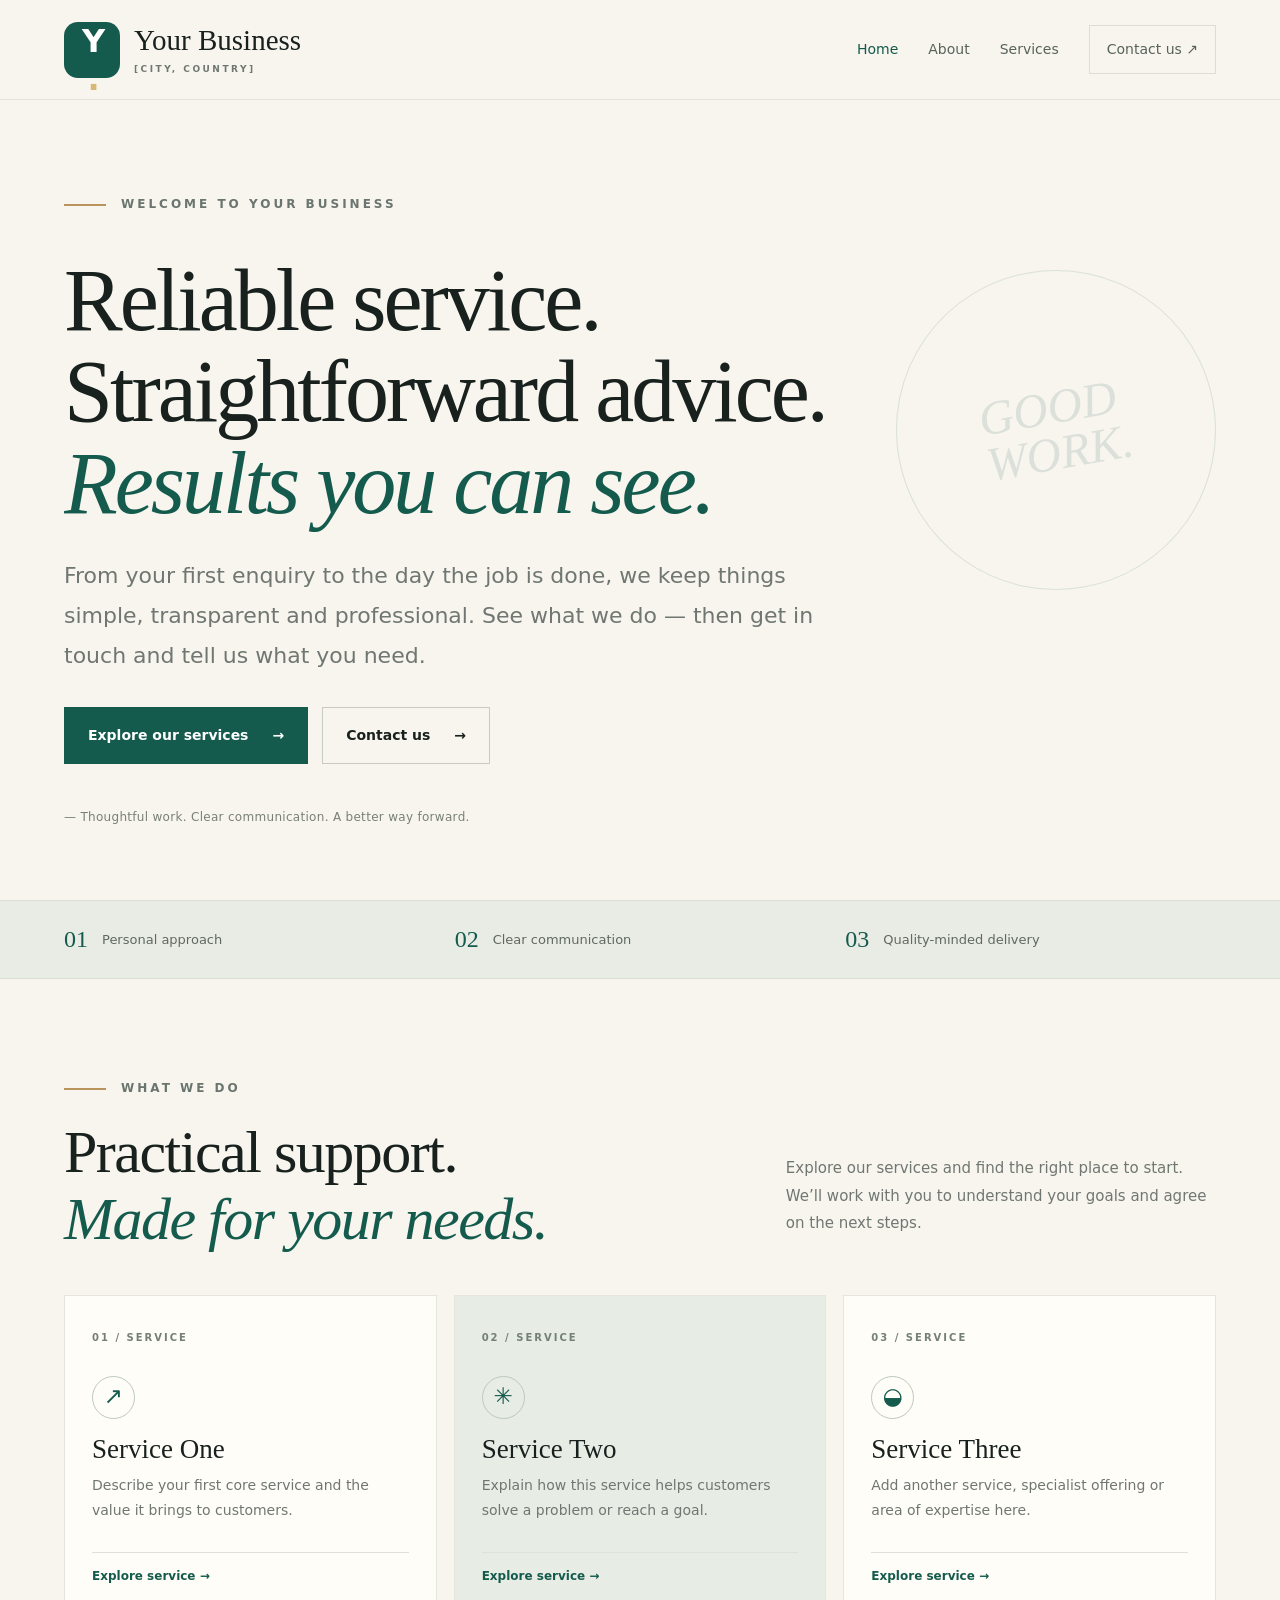
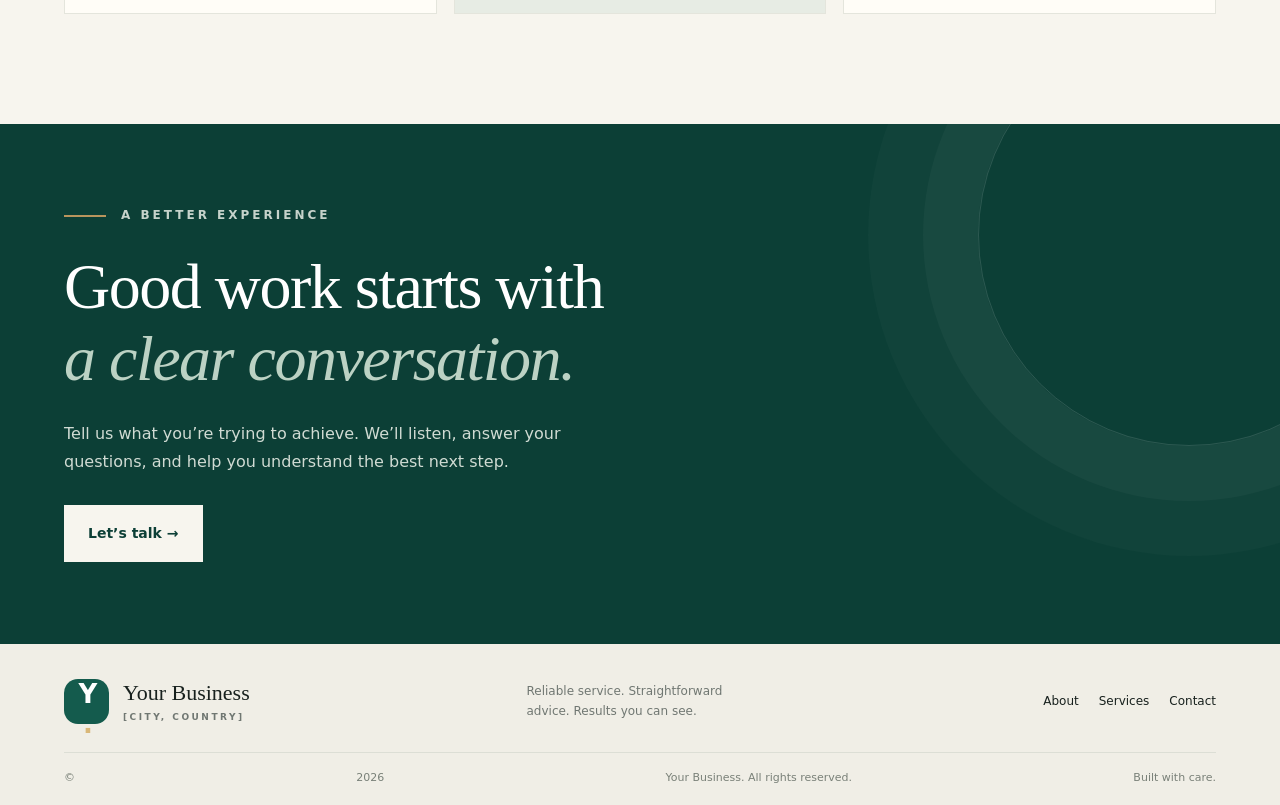
<file: index.html>
<!doctype html><html lang="en"><head><meta charset="utf-8"><meta name="viewport" content="width=device-width,initial-scale=1"><meta name="description" content="Reliable service, straightforward advice and thoughtful solutions."><title>Your Business | Home</title><link rel="icon" href="favicon.svg"><link rel="stylesheet" href="styles.css"></head><body>
<header><a class="brand" href="index.html"><span class="logo">Y<span>.</span></span><span>Your Business<small>[CITY, COUNTRY]</small></span></a><button class="menu" aria-label="Toggle menu" aria-expanded="false">☰</button><nav><a class="active" href="index.html">Home</a><a href="about.html">About</a><a href="services.html">Services</a><a class="navcta" href="contact.html">Contact us ↗</a></nav></header>
<main><section class="hero wrap"><div class="eyebrow"><i></i> WELCOME TO YOUR BUSINESS</div><h1>Reliable service.<br>Straightforward advice.<br><em>Results you can see.</em></h1><p class="lead">From your first enquiry to the day the job is done, we keep things simple, transparent and professional. See what we do — then get in touch and tell us what you need.</p><div class="actions"><a class="btn primary" href="services.html">Explore our services <b>→</b></a><a class="btn outline" href="contact.html">Contact us <b>→</b></a></div><p class="micro">— Thoughtful work. Clear communication. A better way forward.</p><div class="ornament" aria-hidden="true">GOOD<br>WORK.</div></section>
<div class="trust"><div><b>01</b> Personal approach</div><div><b>02</b> Clear communication</div><div><b>03</b> Quality-minded delivery</div></div>
<section class="wrap services"><div class="eyebrow"><i></i> WHAT WE DO</div><div class="heading"><h2>Practical support.<br><em>Made for your needs.</em></h2><p>Explore our services and find the right place to start. We’ll work with you to understand your goals and agree on the next steps.</p></div><div class="cards"><article><small>01 / SERVICE</small><span class="symbol">↗</span><h3>Service One</h3><p>Describe your first core service and the value it brings to customers.</p><a href="services.html">Explore service →</a></article><article class="featured"><small>02 / SERVICE</small><span class="symbol">✳</span><h3>Service Two</h3><p>Explain how this service helps customers solve a problem or reach a goal.</p><a href="services.html">Explore service →</a></article><article><small>03 / SERVICE</small><span class="symbol">◒</span><h3>Service Three</h3><p>Add another service, specialist offering or area of expertise here.</p><a href="services.html">Explore service →</a></article></div></section>
<section class="banner"><div class="wrap"><div class="eyebrow light"><i></i> A BETTER EXPERIENCE</div><h2>Good work starts with<br><em>a clear conversation.</em></h2><p>Tell us what you’re trying to achieve. We’ll listen, answer your questions, and help you understand the best next step.</p><a class="btn pale" href="contact.html">Let’s talk →</a></div></section></main>
<footer><div class="foot wrap"><a class="brand" href="index.html"><span class="logo">Y<span>.</span></span><span>Your Business<small>[CITY, COUNTRY]</small></span></a><p>Reliable service. Straightforward advice. Results you can see.</p><div><a href="about.html">About</a><a href="services.html">Services</a><a href="contact.html">Contact</a></div></div><div class="bottom wrap">© <span id="year"></span> Your Business. All rights reserved. <span>Built with care.</span></div></footer><script src="script.js"></script></body></html>
</file>
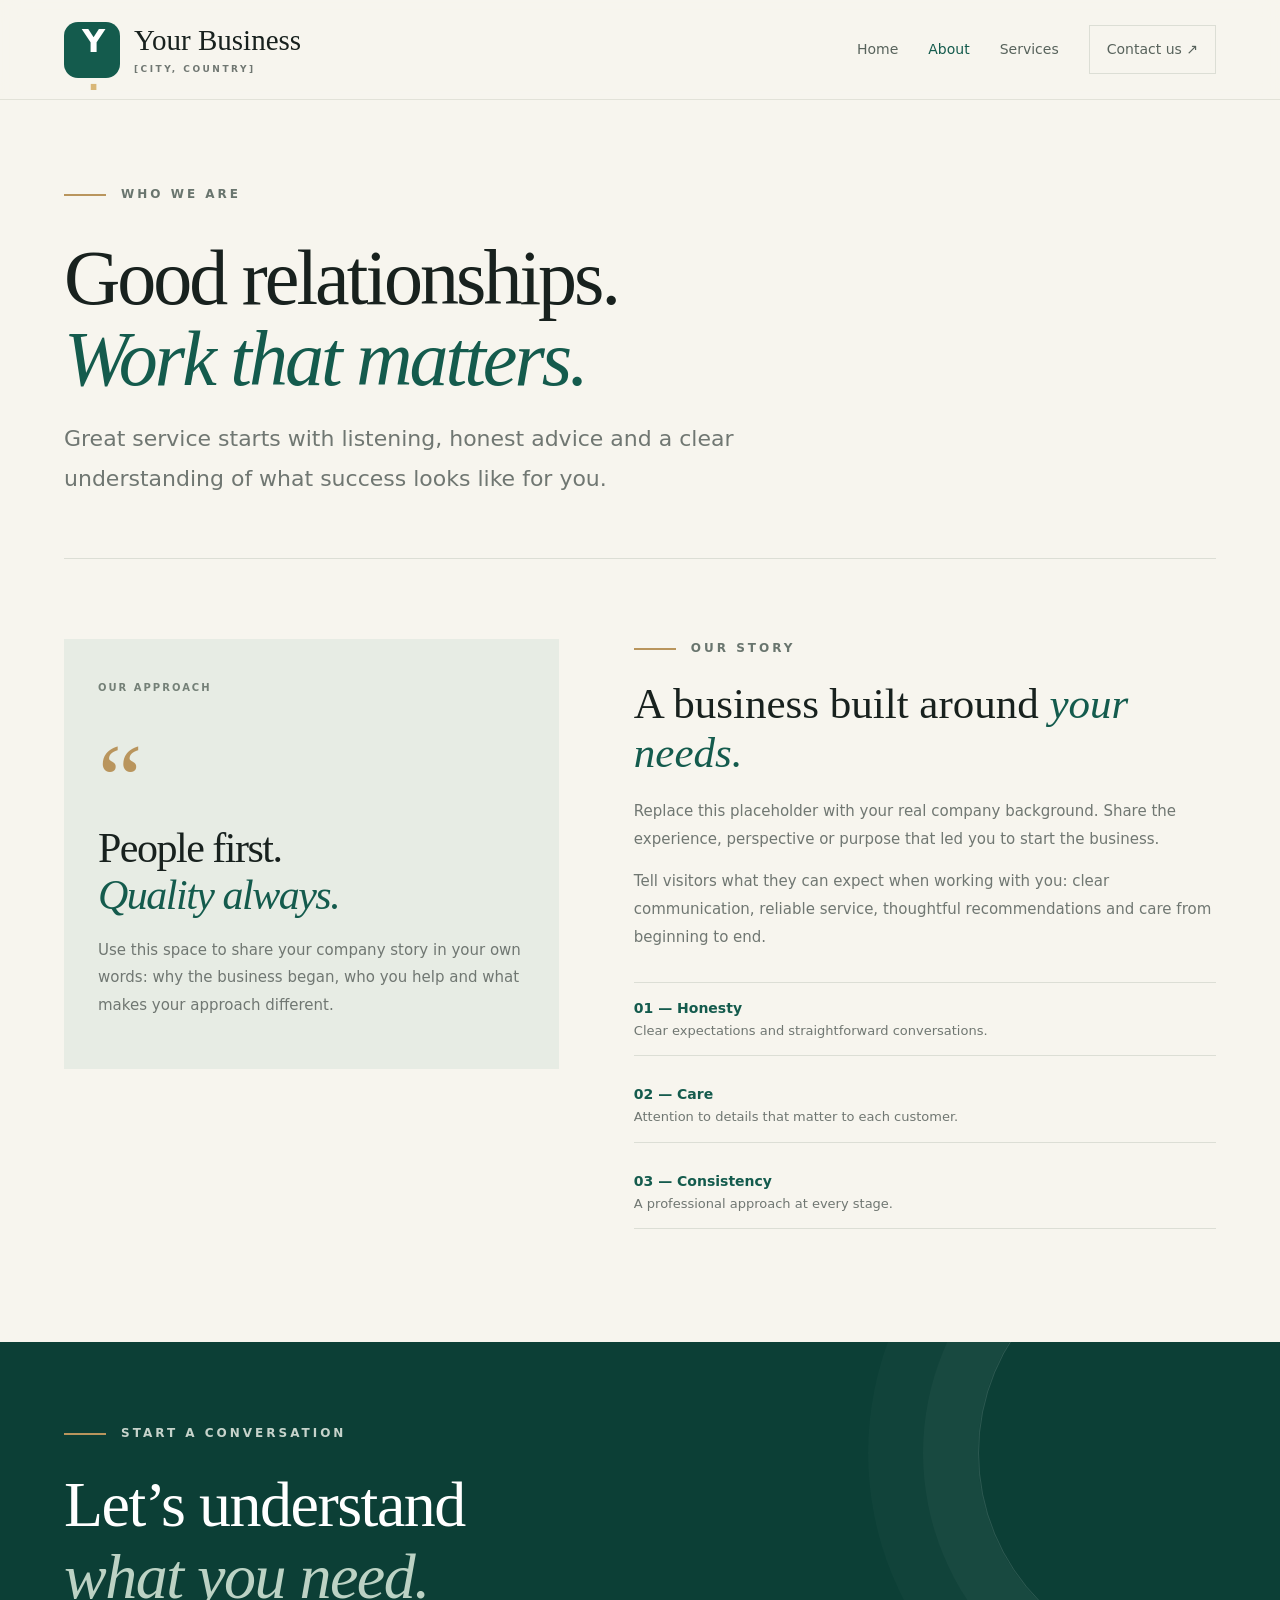
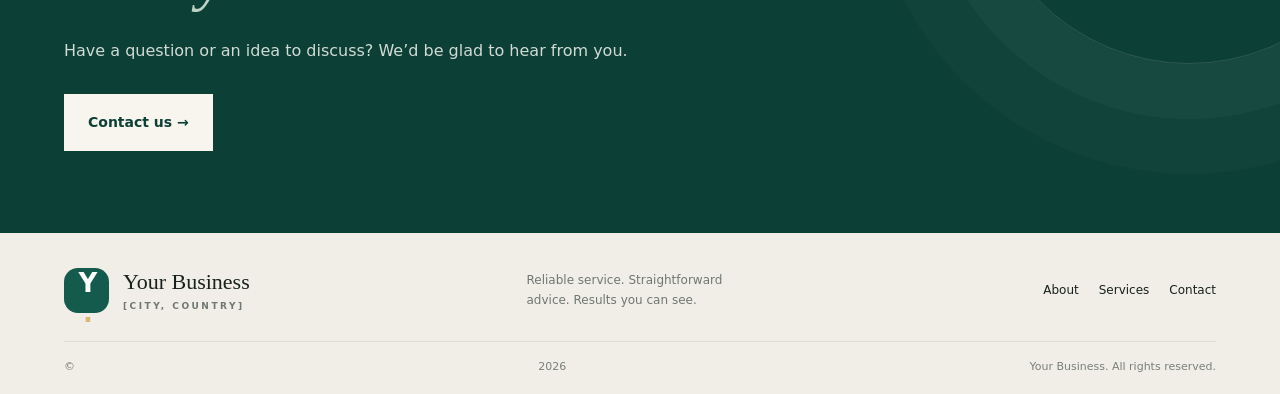
<file: about.html>
<!doctype html><html lang="en"><head><meta charset="utf-8"><meta name="viewport" content="width=device-width,initial-scale=1"><meta name="description" content="Learn about our approach and values."><title>About | Your Business</title><link rel="icon" href="favicon.svg"><link rel="stylesheet" href="styles.css"></head><body><header><a class="brand" href="index.html"><span class="logo">Y<span>.</span></span><span>Your Business<small>[CITY, COUNTRY]</small></span></a><button class="menu" aria-label="Toggle menu" aria-expanded="false">☰</button><nav><a href="index.html">Home</a><a class="active" href="about.html">About</a><a href="services.html">Services</a><a class="navcta" href="contact.html">Contact us ↗</a></nav></header><main><section class="pagehero wrap"><div class="eyebrow"><i></i> WHO WE ARE</div><h1>Good relationships.<br><em>Work that matters.</em></h1><p class="lead">Great service starts with listening, honest advice and a clear understanding of what success looks like for you.</p></section><section class="about wrap"><div class="panel"><small>OUR APPROACH</small><div class="quote">“</div><h2>People first.<br><em>Quality always.</em></h2><p>Use this space to share your company story in your own words: why the business began, who you help and what makes your approach different.</p></div><div><div class="eyebrow"><i></i> OUR STORY</div><h2>A business built around <em>your needs.</em></h2><p>Replace this placeholder with your real company background. Share the experience, perspective or purpose that led you to start the business.</p><p>Tell visitors what they can expect when working with you: clear communication, reliable service, thoughtful recommendations and care from beginning to end.</p><div class="values"><p><b>01 — Honesty</b><br>Clear expectations and straightforward conversations.</p><p><b>02 — Care</b><br>Attention to details that matter to each customer.</p><p><b>03 — Consistency</b><br>A professional approach at every stage.</p></div></div></section><section class="banner"><div class="wrap"><div class="eyebrow light"><i></i> START A CONVERSATION</div><h2>Let’s understand<br><em>what you need.</em></h2><p>Have a question or an idea to discuss? We’d be glad to hear from you.</p><a class="btn pale" href="contact.html">Contact us →</a></div></section></main><footer><div class="foot wrap"><a class="brand" href="index.html"><span class="logo">Y<span>.</span></span><span>Your Business<small>[CITY, COUNTRY]</small></span></a><p>Reliable service. Straightforward advice. Results you can see.</p><div><a href="about.html">About</a><a href="services.html">Services</a><a href="contact.html">Contact</a></div></div><div class="bottom wrap">© <span id="year"></span> Your Business. All rights reserved.</div></footer><script src="script.js"></script></body></html>
</file>
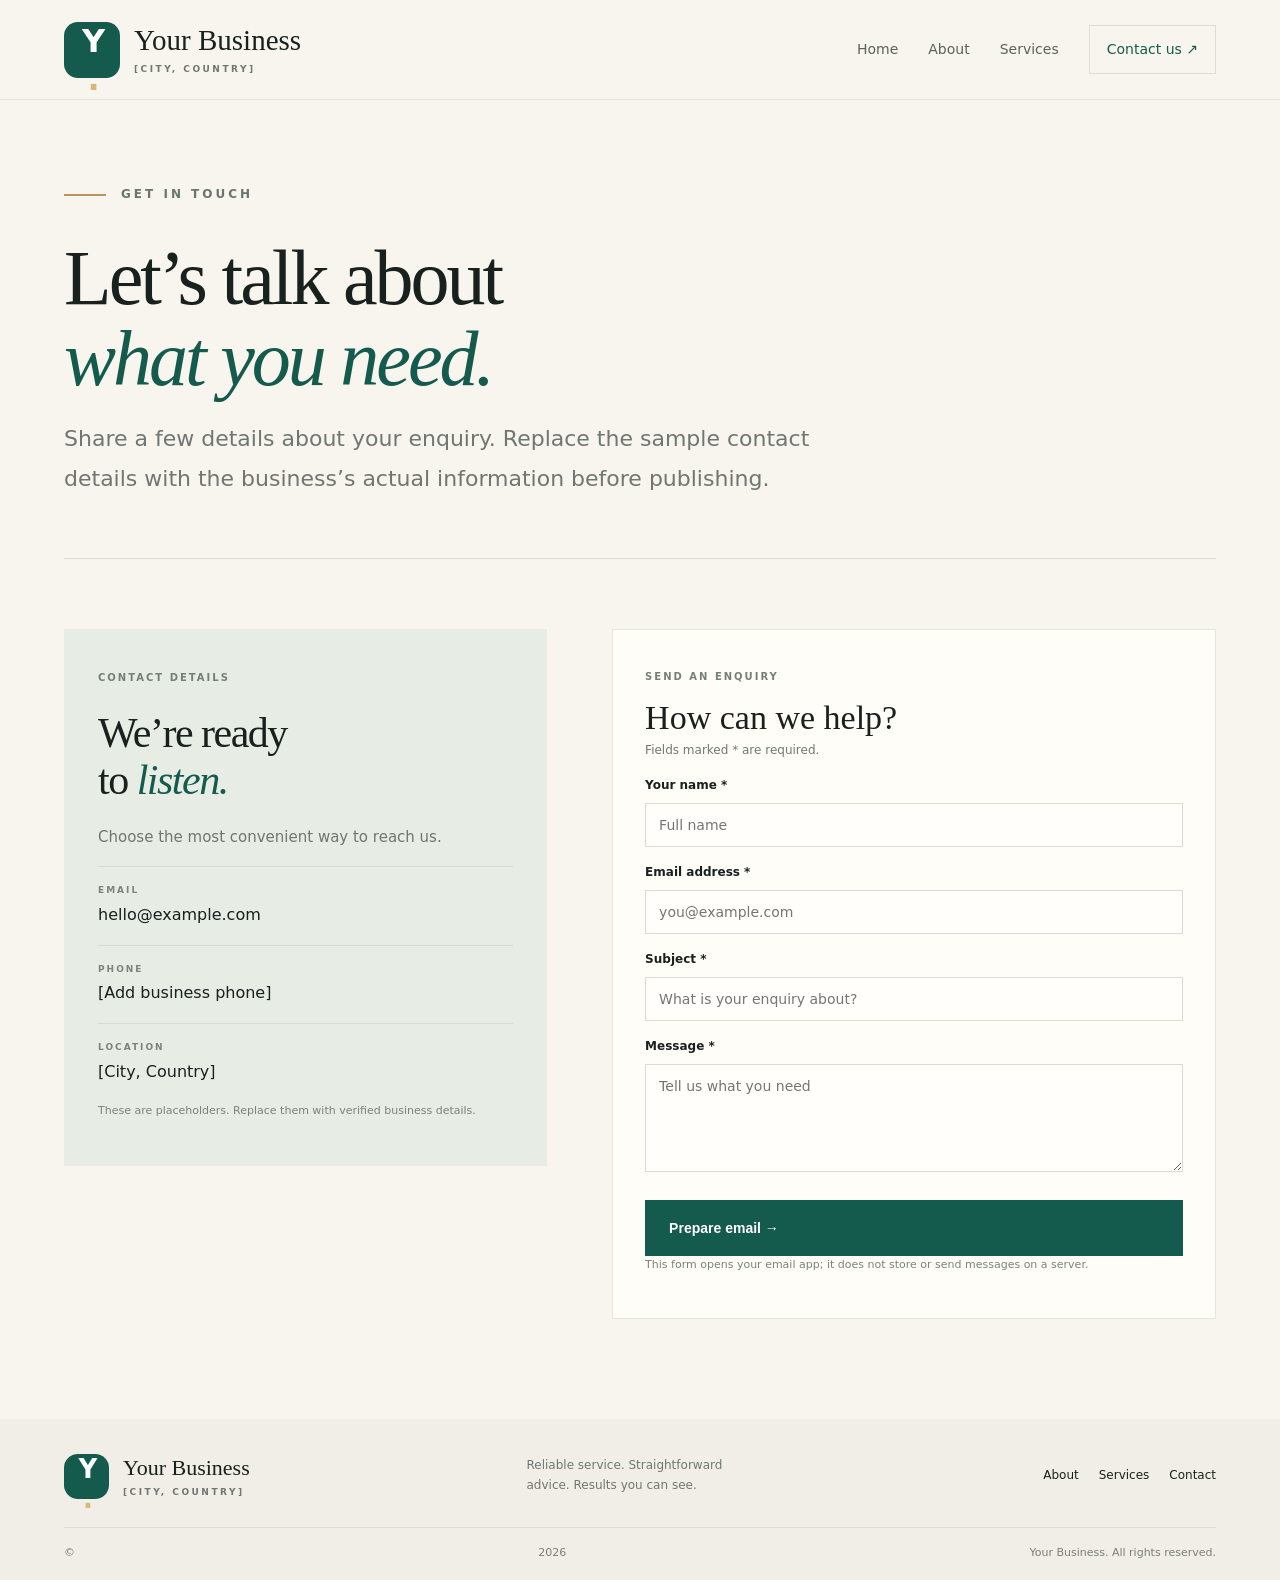
<file: contact.html>
<!doctype html><html lang="en"><head><meta charset="utf-8"><meta name="viewport" content="width=device-width,initial-scale=1"><meta name="description" content="Contact Your Business."><title>Contact | Your Business</title><link rel="icon" href="favicon.svg"><link rel="stylesheet" href="styles.css"></head><body><header><a class="brand" href="index.html"><span class="logo">Y<span>.</span></span><span>Your Business<small>[CITY, COUNTRY]</small></span></a><button class="menu" aria-label="Toggle menu" aria-expanded="false">☰</button><nav><a href="index.html">Home</a><a href="about.html">About</a><a href="services.html">Services</a><a class="navcta active" href="contact.html">Contact us ↗</a></nav></header><main><section class="pagehero wrap"><div class="eyebrow"><i></i> GET IN TOUCH</div><h1>Let’s talk about<br><em>what you need.</em></h1><p class="lead">Share a few details about your enquiry. Replace the sample contact details with the business’s actual information before publishing.</p></section><section class="contact wrap"><aside class="panel"><small>CONTACT DETAILS</small><h2>We’re ready<br>to <em>listen.</em></h2><p>Choose the most convenient way to reach us.</p><div class="contactrow"><small>EMAIL</small><a href="mailto:hello@example.com">hello@example.com</a></div><div class="contactrow"><small>PHONE</small><span>[Add business phone]</span></div><div class="contactrow"><small>LOCATION</small><span>[City, Country]</span></div><p class="note">These are placeholders. Replace them with verified business details.</p></aside><form id="contactForm"><small>SEND AN ENQUIRY</small><h2>How can we help?</h2><p>Fields marked * are required.</p><label for="name">Your name *</label><input id="name" name="name" required autocomplete="name" placeholder="Full name"><label for="email">Email address *</label><input id="email" name="email" type="email" required autocomplete="email" placeholder="you@example.com"><label for="subject">Subject *</label><input id="subject" name="subject" required placeholder="What is your enquiry about?"><label for="message">Message *</label><textarea id="message" name="message" rows="5" required placeholder="Tell us what you need"></textarea><button class="btn primary" type="submit">Prepare email →</button><p id="status" class="note" role="status">This form opens your email app; it does not store or send messages on a server.</p></form></section></main><footer><div class="foot wrap"><a class="brand" href="index.html"><span class="logo">Y<span>.</span></span><span>Your Business<small>[CITY, COUNTRY]</small></span></a><p>Reliable service. Straightforward advice. Results you can see.</p><div><a href="about.html">About</a><a href="services.html">Services</a><a href="contact.html">Contact</a></div></div><div class="bottom wrap">© <span id="year"></span> Your Business. All rights reserved.</div></footer><script src="script.js"></script></body></html>
</file>
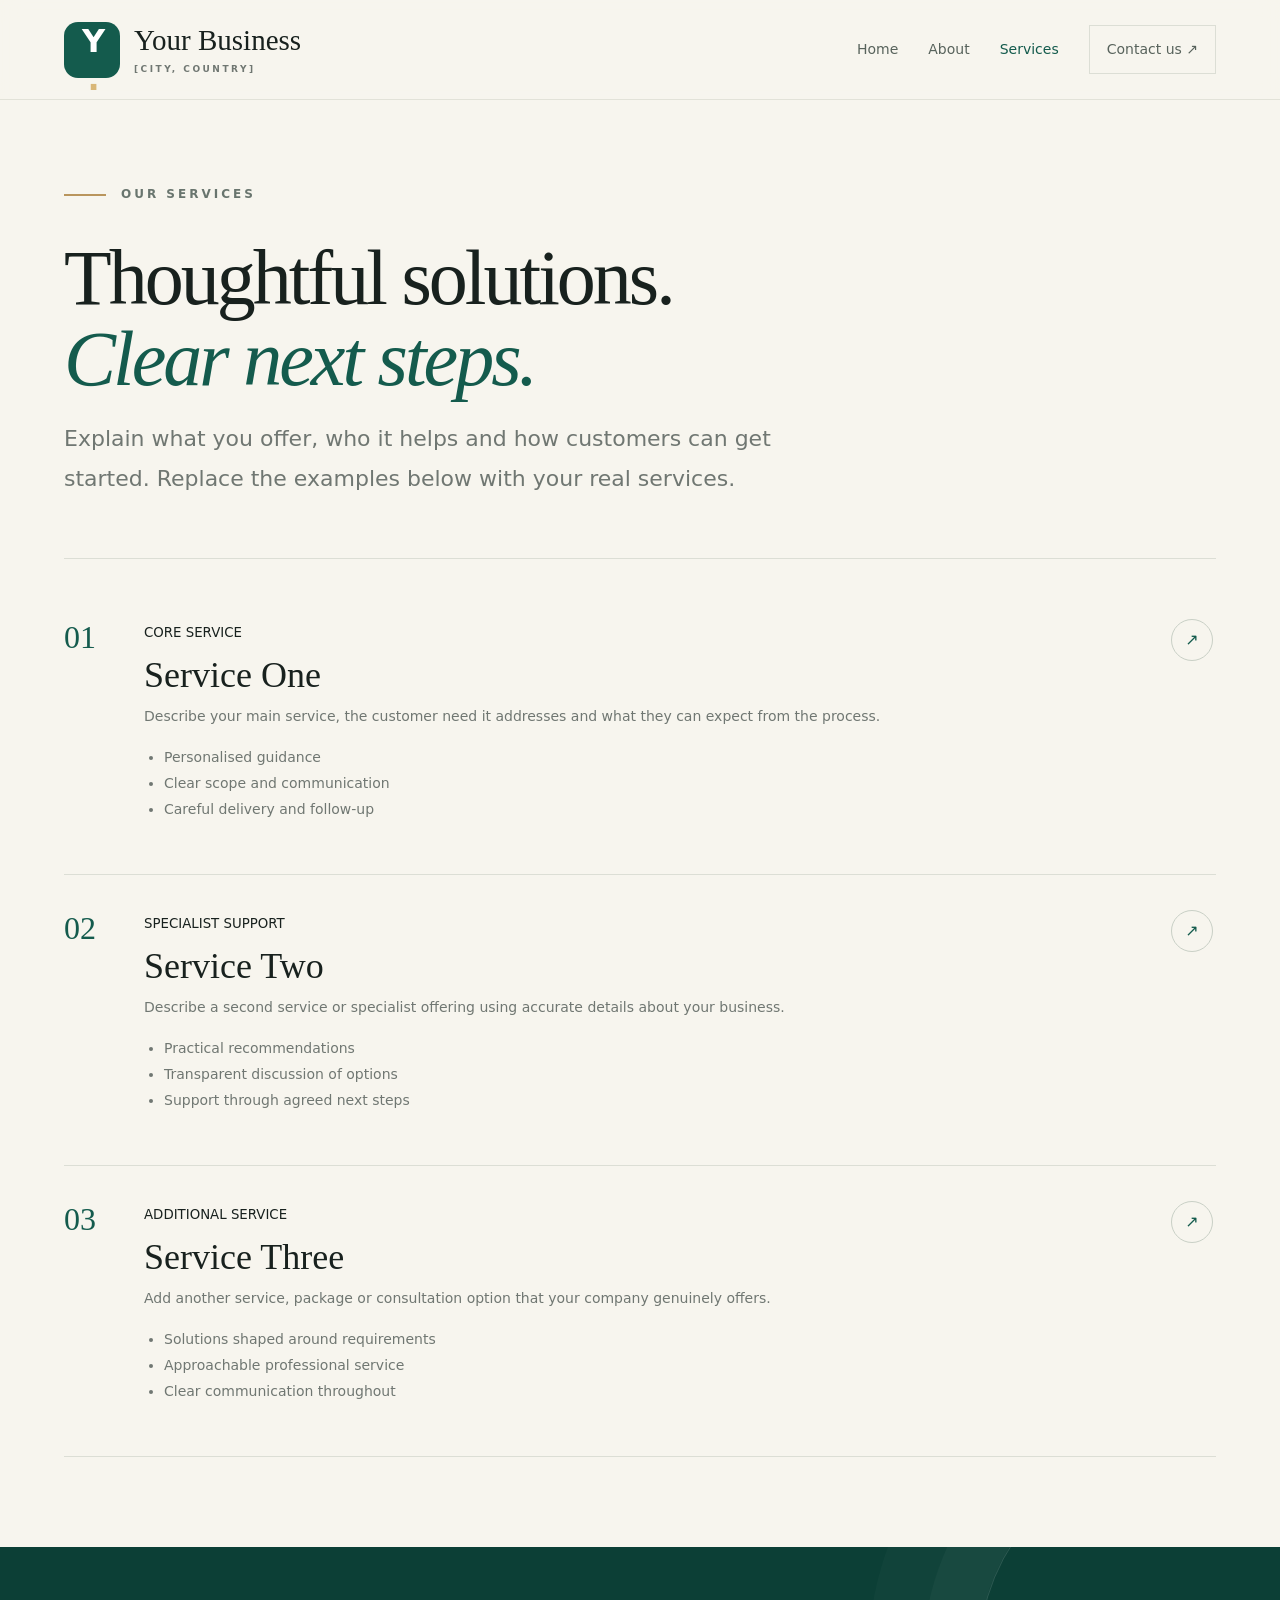
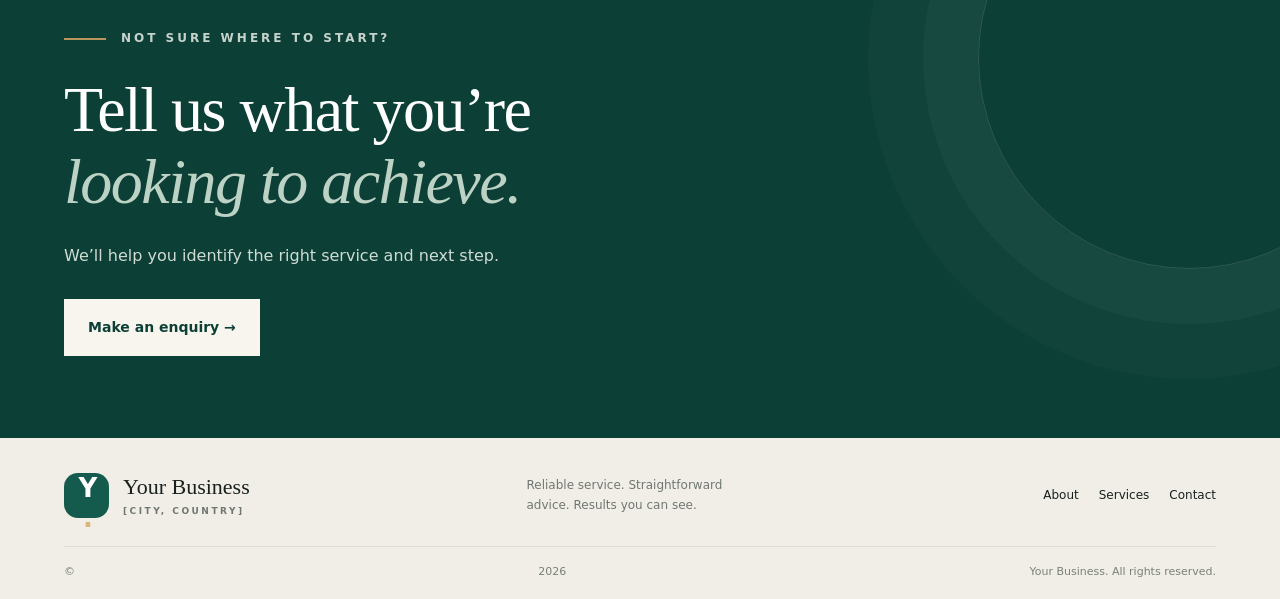
<file: services.html>
<!doctype html><html lang="en"><head><meta charset="utf-8"><meta name="viewport" content="width=device-width,initial-scale=1"><meta name="description" content="Explore our services."><title>Services | Your Business</title><link rel="icon" href="favicon.svg"><link rel="stylesheet" href="styles.css"></head><body><header><a class="brand" href="index.html"><span class="logo">Y<span>.</span></span><span>Your Business<small>[CITY, COUNTRY]</small></span></a><button class="menu" aria-label="Toggle menu" aria-expanded="false">☰</button><nav><a href="index.html">Home</a><a href="about.html">About</a><a class="active" href="services.html">Services</a><a class="navcta" href="contact.html">Contact us ↗</a></nav></header><main><section class="pagehero wrap"><div class="eyebrow"><i></i> OUR SERVICES</div><h1>Thoughtful solutions.<br><em>Clear next steps.</em></h1><p class="lead">Explain what you offer, who it helps and how customers can get started. Replace the examples below with your real services.</p></section><section class="service-list wrap"><article><span>01</span><div><small>CORE SERVICE</small><h2>Service One</h2><p>Describe your main service, the customer need it addresses and what they can expect from the process.</p><ul><li>Personalised guidance</li><li>Clear scope and communication</li><li>Careful delivery and follow-up</li></ul></div><a href="contact.html">↗</a></article><article><span>02</span><div><small>SPECIALIST SUPPORT</small><h2>Service Two</h2><p>Describe a second service or specialist offering using accurate details about your business.</p><ul><li>Practical recommendations</li><li>Transparent discussion of options</li><li>Support through agreed next steps</li></ul></div><a href="contact.html">↗</a></article><article><span>03</span><div><small>ADDITIONAL SERVICE</small><h2>Service Three</h2><p>Add another service, package or consultation option that your company genuinely offers.</p><ul><li>Solutions shaped around requirements</li><li>Approachable professional service</li><li>Clear communication throughout</li></ul></div><a href="contact.html">↗</a></article></section><section class="banner"><div class="wrap"><div class="eyebrow light"><i></i> NOT SURE WHERE TO START?</div><h2>Tell us what you’re<br><em>looking to achieve.</em></h2><p>We’ll help you identify the right service and next step.</p><a class="btn pale" href="contact.html">Make an enquiry →</a></div></section></main><footer><div class="foot wrap"><a class="brand" href="index.html"><span class="logo">Y<span>.</span></span><span>Your Business<small>[CITY, COUNTRY]</small></span></a><p>Reliable service. Straightforward advice. Results you can see.</p><div><a href="about.html">About</a><a href="services.html">Services</a><a href="contact.html">Contact</a></div></div><div class="bottom wrap">© <span id="year"></span> Your Business. All rights reserved.</div></footer><script src="script.js"></script></body></html>
</file>
<file: styles.css>
:root{--cream:#f7f5ee;--paper:#fffdf7;--ink:#18211e;--muted:#707772;--green:#145b4d;--dark:#0c3f36;--gold:#b9955d;--line:#dcded5;--serif:Georgia,'Times New Roman',serif;--sans:Inter,system-ui,-apple-system,'Segoe UI',sans-serif}*{box-sizing:border-box}html{scroll-behavior:smooth}body{margin:0;background:var(--cream);color:var(--ink);font-family:var(--sans);line-height:1.65}a{color:inherit;text-decoration:none}header{height:100px;padding:0 5vw;display:flex;align-items:center;justify-content:space-between;background:#f7f5eef2;border-bottom:1px solid #e2e2d8;position:sticky;top:0;z-index:5;backdrop-filter:blur(10px)}.brand{display:flex;align-items:center;gap:14px;font:29px var(--serif);line-height:1.1}.brand small{display:block;font:700 9px var(--sans);letter-spacing:2.5px;color:var(--muted);margin-top:7px}.logo{height:56px;width:56px;border-radius:14px;background:var(--green);color:white;display:grid;place-items:center;font:700 32px var(--sans);letter-spacing:-3px}.logo span{color:#d9b778}nav{display:flex;align-items:center;gap:30px;font-size:14px;color:#58635c}nav a.active,nav a:hover{color:var(--green)}.navcta{padding:12px 17px;border:1px solid var(--line)}.navcta:hover{background:var(--green);color:white}.menu{display:none;background:none;border:1px solid var(--line);border-radius:8px;padding:10px 13px;font-size:22px}.wrap{width:min(1160px,90%);margin:auto}.hero{min-height:650px;padding-top:95px;padding-bottom:60px;position:relative;overflow:hidden}.eyebrow{display:flex;align-items:center;gap:15px;font-size:12px;letter-spacing:3px;font-weight:750;color:#69756e}.eyebrow i{display:block;width:42px;height:2px;background:var(--gold)}h1,h2,h3,p{margin-top:0}.hero h1,.pagehero h1{font:400 clamp(48px,7vw,88px)/1.04 var(--serif);letter-spacing:-3px;margin:40px 0 27px;position:relative;z-index:1}.hero h1 em,.pagehero h1 em,.heading h2 em,.banner h2 em,.panel h2 em{color:var(--green);font-weight:400}.lead{font-size:clamp(17px,2vw,22px);line-height:1.8;color:var(--muted);max-width:750px;margin-bottom:32px;position:relative;z-index:1}.actions{display:flex;gap:14px;flex-wrap:wrap;position:relative;z-index:1}.btn{display:inline-flex;align-items:center;justify-content:space-between;gap:24px;padding:16px 23px;min-height:56px;border:1px solid transparent;font-size:14px;font-weight:700;cursor:pointer}.primary{background:var(--green);color:white}.primary:hover{background:var(--dark)}.outline{border-color:#c7cbc2}.outline:hover{border-color:var(--green);color:var(--green)}.micro{margin-top:44px;font-size:12px;color:#798078;letter-spacing:.3px}.ornament{position:absolute;right:0;top:170px;border:1px solid #145b4d20;border-radius:50%;width:320px;height:320px;display:grid;place-items:center;font:italic 48px/.95 var(--serif);color:#145b4d20;transform:rotate(-10deg);pointer-events:none}.trust{display:grid;grid-template-columns:repeat(3,1fr);gap:20px;padding:25px 5%;background:#e9ece4;border-block:1px solid var(--line)}.trust div{display:flex;gap:14px;align-items:center;font-size:13px;color:#5e6961}.trust b{font:24px var(--serif);color:var(--green)}.services{padding-top:100px;padding-bottom:110px}.heading{display:grid;grid-template-columns:1fr .65fr;gap:60px;align-items:end;margin:20px 0 42px}.heading h2,.banner h2,.panel h2{font:400 clamp(38px,5vw,60px)/1.12 var(--serif);letter-spacing:-1.5px;margin:0}.heading p,.cards p,.panel p{color:var(--muted);line-height:1.85;font-size:15px}.cards{display:grid;grid-template-columns:repeat(3,1fr);gap:17px}.cards article{padding:27px;background:var(--paper);border:1px solid #e4e5dc}.cards article.featured{background:#e7ece4}.cards small,form>small,.panel>small{font-size:10px;font-weight:800;letter-spacing:2px;color:#748077}.symbol{display:grid;place-items:center;width:43px;height:43px;border:1px solid #bdc9be;border-radius:50%;color:var(--green);font-size:23px;margin:26px 0 15px}.cards h3{font:400 27px var(--serif);margin-bottom:8px}.cards p{font-size:14px;min-height:65px}.cards article>a{display:block;border-top:1px solid #dfe2d8;padding-top:14px;color:var(--green);font-size:12px;font-weight:750}.banner{background:var(--dark);color:white;padding:82px 0;position:relative;overflow:hidden}.banner:after{content:'';position:absolute;width:420px;height:420px;border:1px solid #ffffff22;border-radius:50%;right:-120px;top:-100px;box-shadow:0 0 0 55px #ffffff08,0 0 0 110px #ffffff05}.banner .wrap{position:relative;z-index:1}.light{color:#c6d3cb}.banner h2{font-size:clamp(42px,5vw,66px);margin:25px 0}.banner h2 em{color:#bcd2c4}.banner p{max-width:580px;color:#d0dbd3;line-height:1.8;margin-bottom:28px}.pale{background:var(--cream);color:var(--dark)}footer{background:#f0eee6;padding:35px 0 18px}.foot{display:flex;align-items:center;justify-content:space-between;gap:24px;padding-bottom:28px}.foot .brand{font-size:22px}.foot .logo{width:45px;height:45px;font-size:26px}.foot p{font-size:12px;color:var(--muted);max-width:240px;margin:0}.foot>div{display:flex;gap:20px;font-size:12px}.bottom{border-top:1px solid var(--line);padding-top:16px;font-size:11px;color:#798078;display:flex;justify-content:space-between}.pagehero{padding-top:85px;padding-bottom:60px;border-bottom:1px solid var(--line)}.pagehero h1{font-size:clamp(48px,6.5vw,78px);margin:32px 0 20px}.pagehero .lead{margin:0}.about{display:grid;grid-template-columns:.85fr 1fr;gap:75px;padding-top:80px;padding-bottom:100px}.panel{background:#e7ece4;padding:34px;height:max-content}.quote{font:100px/.9 var(--serif);color:var(--gold);margin-top:35px}.panel h2{font-size:42px;margin-bottom:18px}.about>div:nth-child(2)>h2{font:400 43px/1.15 var(--serif);margin:20px 0}.about>div:nth-child(2)>h2 em{color:var(--green)}.about>div:nth-child(2)>p{color:var(--muted);line-height:1.85;font-size:15px}.values{margin-top:30px;border-top:1px solid var(--line)}.values p{padding:14px 0;border-bottom:1px solid var(--line);font-size:13px;color:var(--muted)}.values b{color:var(--green);font-size:14px}.service-list{padding-top:25px;padding-bottom:90px}.service-list article{display:grid;grid-template-columns:60px 1fr 45px;gap:20px;padding:35px 0;border-bottom:1px solid var(--line)}.service-list article>span{font:32px var(--serif);color:var(--green)}.service-list h2{font:36px var(--serif);font-weight:400;margin:8px 0}.service-list p,.service-list li{color:var(--muted);font-size:14px;line-height:1.85}.service-list ul{padding-left:20px}.service-list article>a{border:1px solid #c9d0c6;border-radius:50%;height:42px;width:42px;display:grid;place-items:center;color:var(--green)}.contact{display:grid;grid-template-columns:.8fr 1fr;gap:65px;padding-top:70px;padding-bottom:100px}.contact .panel h2{margin:20px 0}.contactrow{padding:16px 0;border-top:1px solid #d4dbd1;display:flex;flex-direction:column;gap:4px;overflow-wrap:anywhere}.contactrow small{font-size:9px;letter-spacing:2px;color:#7b847c;font-weight:800}.note{font-size:11px!important;color:#7a827a!important;line-height:1.7}.contact form{padding:32px;background:var(--paper);border:1px solid #e4e5dc}.contact form h2{font:34px var(--serif);font-weight:400;margin:10px 0 4px}.contact form>p{font-size:12px;color:var(--muted)}label{display:block;font-size:12px;font-weight:700;margin:16px 0 7px}input,textarea{width:100%;padding:13px;border:1px solid #d8dcd2;background:#fffefa;font:14px var(--sans);color:var(--ink);outline:none}input:focus,textarea:focus{border-color:var(--green);box-shadow:0 0 0 3px #145b4d12}textarea{resize:vertical}.contact form button{margin-top:20px;width:100%}@media(max-width:800px){header{height:80px;padding:0 5%}.brand{font-size:21px;gap:10px}.brand small{font-size:8px;letter-spacing:1.8px}.logo{height:45px;width:45px;font-size:26px}.menu{display:block}nav{display:none;position:absolute;top:79px;left:0;right:0;padding:15px 5% 22px;background:var(--cream);border-bottom:1px solid var(--line);flex-direction:column;align-items:stretch;gap:0}nav.open{display:flex}nav a{padding:12px 0}.navcta{margin-top:8px}.hero{min-height:0;padding-top:70px;padding-bottom:50px}.hero h1,.pagehero h1{font-size:clamp(43px,9vw,65px);letter-spacing:-1.8px;margin:32px 0 22px}.ornament{right:-240px;opacity:.5}.lead{font-size:17px}.btn{padding:14px 16px;gap:15px;font-size:13px}.micro{margin-top:30px}.trust{grid-template-columns:1fr;gap:12px;padding:20px 5%}.services{padding-top:70px;padding-bottom:75px}.heading{grid-template-columns:1fr;gap:15px;margin-bottom:28px}.heading h2,.banner h2{font-size:43px}.cards{grid-template-columns:1fr}.cards p{min-height:0}.banner{padding:65px 0}.foot{align-items:flex-start;flex-direction:column;gap:15px}.foot p{margin:0}.bottom{gap:10px;flex-wrap:wrap}.pagehero{padding-top:65px;padding-bottom:48px}.about,.contact{grid-template-columns:1fr;gap:25px;padding-top:45px;padding-bottom:65px}.panel{padding:27px}.service-list{padding-bottom:65px}.service-list article{grid-template-columns:38px 1fr 38px;gap:12px;padding:25px 0}.service-list article>span{font-size:25px}.service-list h2{font-size:29px}.service-list p,.service-list li{font-size:13px}.service-list article>a{width:35px;height:35px}.contact form{padding:25px}}@media(prefers-reduced-motion:reduce){html{scroll-behavior:auto}}
</file>
